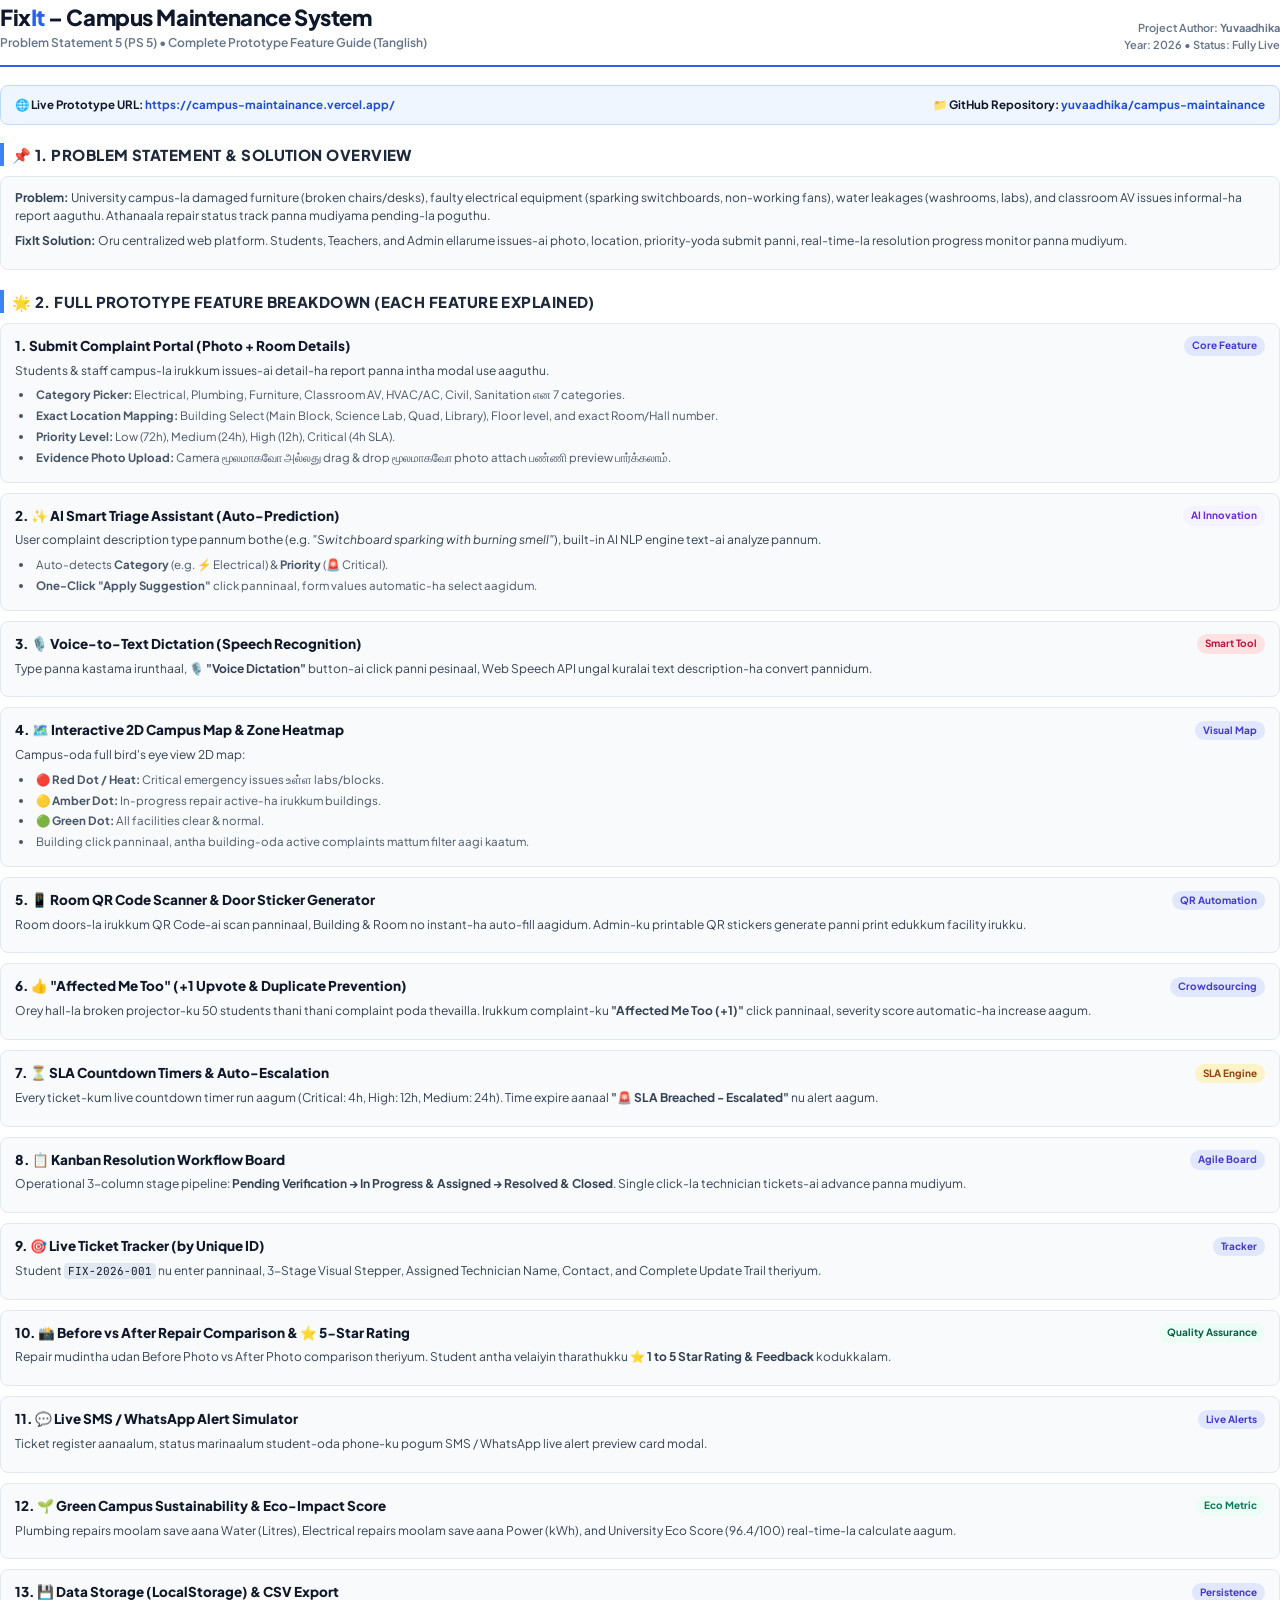
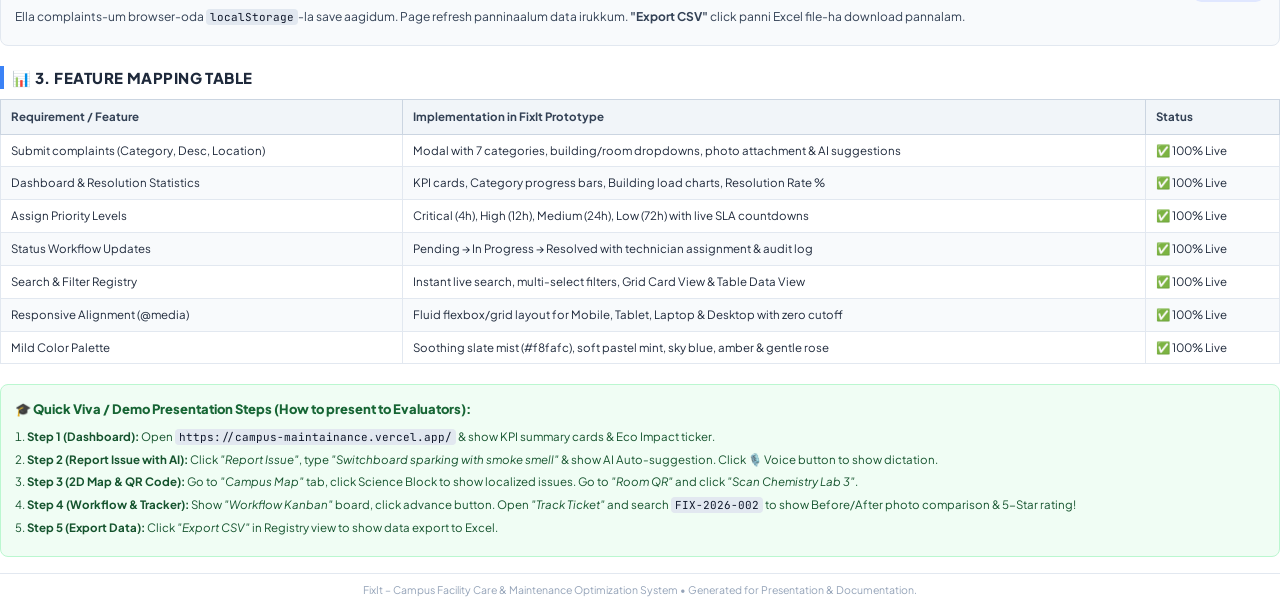
<file: pdf_doc.html>
<!DOCTYPE html>
<html lang="en">
<head>
  <meta charset="UTF-8">
  <title>FixIt – Campus Maintenance Reporting System (Full Prototype Guide)</title>
  <style>
    @import url('https://fonts.googleapis.com/css2?family=Plus+Jakarta+Sans:wght@400;500;600;700;800&family=JetBrains+Mono:wght@500;700&display=swap');

    @page {
      size: A4;
      margin: 15mm 15mm 15mm 15mm;
    }

    * {
      box-sizing: border-box;
      margin: 0;
      padding: 0;
    }

    body {
      font-family: 'Plus Jakarta Sans', sans-serif;
      color: #0f172a;
      background: #ffffff;
      line-height: 1.55;
      font-size: 13px;
    }

    .doc-header {
      border-bottom: 2px solid #2563eb;
      padding-bottom: 12px;
      margin-bottom: 18px;
      display: flex;
      justify-content: space-between;
      align-items: flex-end;
    }

    .doc-title {
      font-size: 22px;
      font-weight: 800;
      color: #0f172a;
      letter-spacing: -0.02em;
    }

    .doc-title span {
      color: #2563eb;
    }

    .doc-meta {
      font-size: 11px;
      color: #64748b;
      font-weight: 600;
      text-align: right;
    }

    .project-links-box {
      background: #eff6ff;
      border: 1px solid #bfdbfe;
      border-radius: 8px;
      padding: 10px 14px;
      margin-bottom: 18px;
      display: flex;
      justify-content: space-between;
      font-size: 11.5px;
    }

    .project-links-box a {
      color: #1d4ed8;
      font-weight: 700;
      text-decoration: none;
    }

    .section {
      margin-bottom: 20px;
    }

    .section-heading {
      font-size: 15px;
      font-weight: 800;
      color: #1e293b;
      border-left: 4px solid #3b82f6;
      padding-left: 8px;
      margin-bottom: 10px;
      text-transform: uppercase;
      letter-spacing: 0.03em;
    }

    .feature-card {
      background: #f8fafc;
      border: 1px solid #e2e8f0;
      border-radius: 8px;
      padding: 12px 14px;
      margin-bottom: 10px;
      page-break-inside: avoid;
    }

    .feature-card-header {
      display: flex;
      justify-content: space-between;
      align-items: center;
      margin-bottom: 5px;
    }

    .feature-num-title {
      font-size: 13.5px;
      font-weight: 800;
      color: #0f172a;
    }

    .feature-badge {
      font-size: 10px;
      font-weight: 700;
      padding: 2px 8px;
      border-radius: 9999px;
      background: #e0e7ff;
      color: #4338ca;
    }

    .feature-desc-tanglish {
      color: #334155;
      font-size: 12px;
      margin-bottom: 6px;
    }

    .feature-bullet-points {
      list-style-position: inside;
      font-size: 11.5px;
      color: #475569;
      padding-left: 4px;
    }

    .feature-bullet-points li {
      margin-bottom: 3px;
    }

    .code-tag {
      font-family: 'JetBrains Mono', monospace;
      font-size: 11px;
      background: #e2e8f0;
      padding: 1px 4px;
      border-radius: 4px;
      color: #0f172a;
    }

    .summary-table {
      width: 100%;
      border-collapse: collapse;
      font-size: 11.5px;
      margin-top: 10px;
      page-break-inside: avoid;
    }

    .summary-table th {
      background: #f1f5f9;
      border: 1px solid #cbd5e1;
      padding: 8px 10px;
      font-weight: 700;
      color: #334155;
      text-align: left;
    }

    .summary-table td {
      border: 1px solid #e2e8f0;
      padding: 7px 10px;
      color: #1e293b;
    }

    .summary-table tr:nth-child(even) {
      background: #f8fafc;
    }

    .demo-steps-box {
      background: #f0fdf4;
      border: 1px solid #bbf7d0;
      border-radius: 8px;
      padding: 14px;
      margin-top: 14px;
      page-break-inside: avoid;
    }

    .demo-steps-box h4 {
      color: #166534;
      font-size: 13px;
      font-weight: 800;
      margin-bottom: 8px;
    }

    .demo-steps-box ol {
      list-style-position: inside;
      font-size: 11.5px;
      color: #14532d;
    }

    .demo-steps-box li {
      margin-bottom: 5px;
    }

    .footer-note {
      text-align: center;
      font-size: 10.5px;
      color: #94a3b8;
      margin-top: 16px;
      border-top: 1px solid #e2e8f0;
      padding-top: 8px;
    }

    .page-break {
      page-break-before: always;
    }
  </style>
</head>
<body>

  <!-- Header -->
  <div class="doc-header">
    <div>
      <h1 class="doc-title">Fix<span>It</span> – Campus Maintenance System</h1>
      <p style="font-size: 12px; color: #64748b; font-weight: 600;">Problem Statement 5 (PS 5) • Complete Prototype Feature Guide (Tanglish)</p>
    </div>
    <div class="doc-meta">
      <span>Project Author: <strong>Yuvaadhika</strong></span><br>
      <span>Year: 2026 • Status: Fully Live</span>
    </div>
  </div>

  <!-- Links Bar -->
  <div class="project-links-box">
    <span>🌐 <strong>Live Prototype URL:</strong> <a href="https://campus-maintainance.vercel.app/">https://campus-maintainance.vercel.app/</a></span>
    <span>📁 <strong>GitHub Repository:</strong> <a href="https://github.com/yuvaadhika/campus-maintainance">yuvaadhika/campus-maintainance</a></span>
  </div>

  <!-- Problem Statement Overview -->
  <div class="section">
    <h2 class="section-heading">📌 1. Problem Statement & Solution Overview</h2>
    <div class="feature-card">
      <p class="feature-desc-tanglish">
        <strong>Problem:</strong> University campus-la damaged furniture (broken chairs/desks), faulty electrical equipment (sparking switchboards, non-working fans), water leakages (washrooms, labs), and classroom AV issues informal-ha report aaguthu. Athanaala repair status track panna mudiyama pending-la poguthu.
      </p>
      <p class="feature-desc-tanglish" style="margin-top: 6px;">
        <strong>FixIt Solution:</strong> Oru centralized web platform. Students, Teachers, and Admin ellarume issues-ai photo, location, priority-yoda submit panni, real-time-la resolution progress monitor panna mudiyum.
      </p>
    </div>
  </div>

  <!-- All Features Explained in Tanglish -->
  <div class="section">
    <h2 class="section-heading">🌟 2. Full Prototype Feature Breakdown (Each Feature Explained)</h2>

    <!-- Feature 1 -->
    <div class="feature-card">
      <div class="feature-card-header">
        <h3 class="feature-num-title">1. Submit Complaint Portal (Photo + Room Details)</h3>
        <span class="feature-badge">Core Feature</span>
      </div>
      <p class="feature-desc-tanglish">
        Students & staff campus-la irukkum issues-ai detail-ha report panna intha modal use aaguthu.
      </p>
      <ul class="feature-bullet-points">
        <li><strong>Category Picker:</strong> Electrical, Plumbing, Furniture, Classroom AV, HVAC/AC, Civil, Sanitation என 7 categories.</li>
        <li><strong>Exact Location Mapping:</strong> Building Select (Main Block, Science Lab, Quad, Library), Floor level, and exact Room/Hall number.</li>
        <li><strong>Priority Level:</strong> Low (72h), Medium (24h), High (12h), Critical (4h SLA).</li>
        <li><strong>Evidence Photo Upload:</strong> Camera மூலமாகவோ அல்லது drag & drop மூலமாகவோ photo attach பண்ணி preview பார்க்கலாம்.</li>
      </ul>
    </div>

    <!-- Feature 2 -->
    <div class="feature-card">
      <div class="feature-card-header">
        <h3 class="feature-num-title">2. ✨ AI Smart Triage Assistant (Auto-Prediction)</h3>
        <span class="feature-badge" style="background:#f5f3ff; color:#6d28d9;">AI Innovation</span>
      </div>
      <p class="feature-desc-tanglish">
        User complaint description type pannum bothe (e.g. <em>"Switchboard sparking with burning smell"</em>), built-in AI NLP engine text-ai analyze pannum.
      </p>
      <ul class="feature-bullet-points">
        <li>Auto-detects <strong>Category</strong> (e.g. ⚡ Electrical) & <strong>Priority</strong> (🚨 Critical).</li>
        <li><strong>One-Click "Apply Suggestion"</strong> click panninaal, form values automatic-ha select aagidum.</li>
      </ul>
    </div>

    <!-- Feature 3 -->
    <div class="feature-card">
      <div class="feature-card-header">
        <h3 class="feature-num-title">3. 🎙️ Voice-to-Text Dictation (Speech Recognition)</h3>
        <span class="feature-badge" style="background:#fee2e2; color:#be123c;">Smart Tool</span>
      </div>
      <p class="feature-desc-tanglish">
        Type panna kastama irunthaal, 🎙️ <strong>"Voice Dictation"</strong> button-ai click panni pesinaal, Web Speech API ungal kuralai text description-ha convert pannidum.
      </p>
    </div>

    <!-- Feature 4 -->
    <div class="feature-card">
      <div class="feature-card-header">
        <h3 class="feature-num-title">4. 🗺️ Interactive 2D Campus Map & Zone Heatmap</h3>
        <span class="feature-badge">Visual Map</span>
      </div>
      <p class="feature-desc-tanglish">
        Campus-oda full bird's eye view 2D map:
      </p>
      <ul class="feature-bullet-points">
        <li>🔴 <strong>Red Dot / Heat:</strong> Critical emergency issues உள்ள labs/blocks.</li>
        <li>🟡 <strong>Amber Dot:</strong> In-progress repair active-ha irukkum buildings.</li>
        <li>🟢 <strong>Green Dot:</strong> All facilities clear & normal.</li>
        <li>Building click panninaal, antha building-oda active complaints mattum filter aagi kaatum.</li>
      </ul>
    </div>

    <!-- Feature 5 -->
    <div class="feature-card">
      <div class="feature-card-header">
        <h3 class="feature-num-title">5. 📱 Room QR Code Scanner & Door Sticker Generator</h3>
        <span class="feature-badge">QR Automation</span>
      </div>
      <p class="feature-desc-tanglish">
        Room doors-la irukkum QR Code-ai scan panninaal, Building & Room no instant-ha auto-fill aagidum. Admin-ku printable QR stickers generate panni print edukkum facility irukku.
      </p>
    </div>

    <!-- Page Break for clean multi-page print -->
    <div class="page-break"></div>

    <!-- Feature 6 -->
    <div class="feature-card">
      <div class="feature-card-header">
        <h3 class="feature-num-title">6. 👍 "Affected Me Too" (+1 Upvote & Duplicate Prevention)</h3>
        <span class="feature-badge">Crowdsourcing</span>
      </div>
      <p class="feature-desc-tanglish">
        Orey hall-la broken projector-ku 50 students thani thani complaint poda thevailla. Irukkum complaint-ku <strong>"Affected Me Too (+1)"</strong> click panninaal, severity score automatic-ha increase aagum.
      </p>
    </div>

    <!-- Feature 7 -->
    <div class="feature-card">
      <div class="feature-card-header">
        <h3 class="feature-num-title">7. ⏳ SLA Countdown Timers & Auto-Escalation</h3>
        <span class="feature-badge" style="background:#fef3c7; color:#92400e;">SLA Engine</span>
      </div>
      <p class="feature-desc-tanglish">
        Every ticket-kum live countdown timer run aagum (Critical: 4h, High: 12h, Medium: 24h). Time expire aanaal <strong>"🚨 SLA Breached - Escalated"</strong> nu alert aagum.
      </p>
    </div>

    <!-- Feature 8 -->
    <div class="feature-card">
      <div class="feature-card-header">
        <h3 class="feature-num-title">8. 📋 Kanban Resolution Workflow Board</h3>
        <span class="feature-badge">Agile Board</span>
      </div>
      <p class="feature-desc-tanglish">
        Operational 3-column stage pipeline:
        <strong>Pending Verification &rarr; In Progress & Assigned &rarr; Resolved & Closed</strong>. Single click-la technician tickets-ai advance panna mudiyum.
      </p>
    </div>

    <!-- Feature 9 -->
    <div class="feature-card">
      <div class="feature-card-header">
        <h3 class="feature-num-title">9. 🎯 Live Ticket Tracker (by Unique ID)</h3>
        <span class="feature-badge">Tracker</span>
      </div>
      <p class="feature-desc-tanglish">
        Student <span class="code-tag">FIX-2026-001</span> nu enter panninaal, 3-Stage Visual Stepper, Assigned Technician Name, Contact, and Complete Update Trail theriyum.
      </p>
    </div>

    <!-- Feature 10 -->
    <div class="feature-card">
      <div class="feature-card-header">
        <h3 class="feature-num-title">10. 📸 Before vs After Repair Comparison & ⭐ 5-Star Rating</h3>
        <span class="feature-badge" style="background:#ecfdf5; color:#065f46;">Quality Assurance</span>
      </div>
      <p class="feature-desc-tanglish">
        Repair mudintha udan Before Photo vs After Photo comparison theriyum. Student antha velaiyin tharathukku <strong>⭐ 1 to 5 Star Rating & Feedback</strong> kodukkalam.
      </p>
    </div>

    <!-- Feature 11 -->
    <div class="feature-card">
      <div class="feature-card-header">
        <h3 class="feature-num-title">11. 💬 Live SMS / WhatsApp Alert Simulator</h3>
        <span class="feature-badge">Live Alerts</span>
      </div>
      <p class="feature-desc-tanglish">
        Ticket register aanaalum, status marinaalum student-oda phone-ku pogum SMS / WhatsApp live alert preview card modal.
      </p>
    </div>

    <!-- Feature 12 -->
    <div class="feature-card">
      <div class="feature-card-header">
        <h3 class="feature-num-title">12. 🌱 Green Campus Sustainability & Eco-Impact Score</h3>
        <span class="feature-badge" style="background:#ecfdf5; color:#047857;">Eco Metric</span>
      </div>
      <p class="feature-desc-tanglish">
        Plumbing repairs moolam save aana Water (Litres), Electrical repairs moolam save aana Power (kWh), and University Eco Score (96.4/100) real-time-la calculate aagum.
      </p>
    </div>

    <!-- Feature 13 -->
    <div class="feature-card">
      <div class="feature-card-header">
        <h3 class="feature-num-title">13. 💾 Data Storage (LocalStorage) & CSV Export</h3>
        <span class="feature-badge">Persistence</span>
      </div>
      <p class="feature-desc-tanglish">
        Ella complaints-um browser-oda <span class="code-tag">localStorage</span>-la save aagidum. Page refresh panninaalum data irukkum. <strong>"Export CSV"</strong> click panni Excel file-ha download pannalam.
      </p>
    </div>
  </div>

  <!-- Summary Table -->
  <div class="section">
    <h2 class="section-heading">📊 3. Feature Mapping Table</h2>
    <table class="summary-table">
      <thead>
        <tr>
          <th>Requirement / Feature</th>
          <th>Implementation in FixIt Prototype</th>
          <th>Status</th>
        </tr>
      </thead>
      <tbody>
        <tr>
          <td>Submit complaints (Category, Desc, Location)</td>
          <td>Modal with 7 categories, building/room dropdowns, photo attachment & AI suggestions</td>
          <td>✅ 100% Live</td>
        </tr>
        <tr>
          <td>Dashboard & Resolution Statistics</td>
          <td>KPI cards, Category progress bars, Building load charts, Resolution Rate %</td>
          <td>✅ 100% Live</td>
        </tr>
        <tr>
          <td>Assign Priority Levels</td>
          <td>Critical (4h), High (12h), Medium (24h), Low (72h) with live SLA countdowns</td>
          <td>✅ 100% Live</td>
        </tr>
        <tr>
          <td>Status Workflow Updates</td>
          <td>Pending &rarr; In Progress &rarr; Resolved with technician assignment & audit log</td>
          <td>✅ 100% Live</td>
        </tr>
        <tr>
          <td>Search & Filter Registry</td>
          <td>Instant live search, multi-select filters, Grid Card View & Table Data View</td>
          <td>✅ 100% Live</td>
        </tr>
        <tr>
          <td>Responsive Alignment (@media)</td>
          <td>Fluid flexbox/grid layout for Mobile, Tablet, Laptop & Desktop with zero cutoff</td>
          <td>✅ 100% Live</td>
        </tr>
        <tr>
          <td>Mild Color Palette</td>
          <td>Soothing slate mist (#f8fafc), soft pastel mint, sky blue, amber & gentle rose</td>
          <td>✅ 100% Live</td>
        </tr>
      </tbody>
    </table>
  </div>

  <!-- Viva Demo Guide -->
  <div class="demo-steps-box">
    <h4>🎓 Quick Viva / Demo Presentation Steps (How to present to Evaluators):</h4>
    <ol>
      <li><strong>Step 1 (Dashboard):</strong> Open <span class="code-tag">https://campus-maintainance.vercel.app/</span> & show KPI summary cards & Eco Impact ticker.</li>
      <li><strong>Step 2 (Report Issue with AI):</strong> Click <em>"Report Issue"</em>, type <em>"Switchboard sparking with smoke smell"</em> & show AI Auto-suggestion. Click 🎙️ Voice button to show dictation.</li>
      <li><strong>Step 3 (2D Map & QR Code):</strong> Go to <em>"Campus Map"</em> tab, click Science Block to show localized issues. Go to <em>"Room QR"</em> and click <em>"Scan Chemistry Lab 3"</em>.</li>
      <li><strong>Step 4 (Workflow & Tracker):</strong> Show <em>"Workflow Kanban"</em> board, click advance button. Open <em>"Track Ticket"</em> and search <span class="code-tag">FIX-2026-002</span> to show Before/After photo comparison & 5-Star rating!</li>
      <li><strong>Step 5 (Export Data):</strong> Click <em>"Export CSV"</em> in Registry view to show data export to Excel.</li>
    </ol>
  </div>

  <!-- Footer -->
  <div class="footer-note">
    FixIt – Campus Facility Care & Maintenance Optimization System • Generated for Presentation & Documentation.
  </div>

</body>
</html>
</file>
